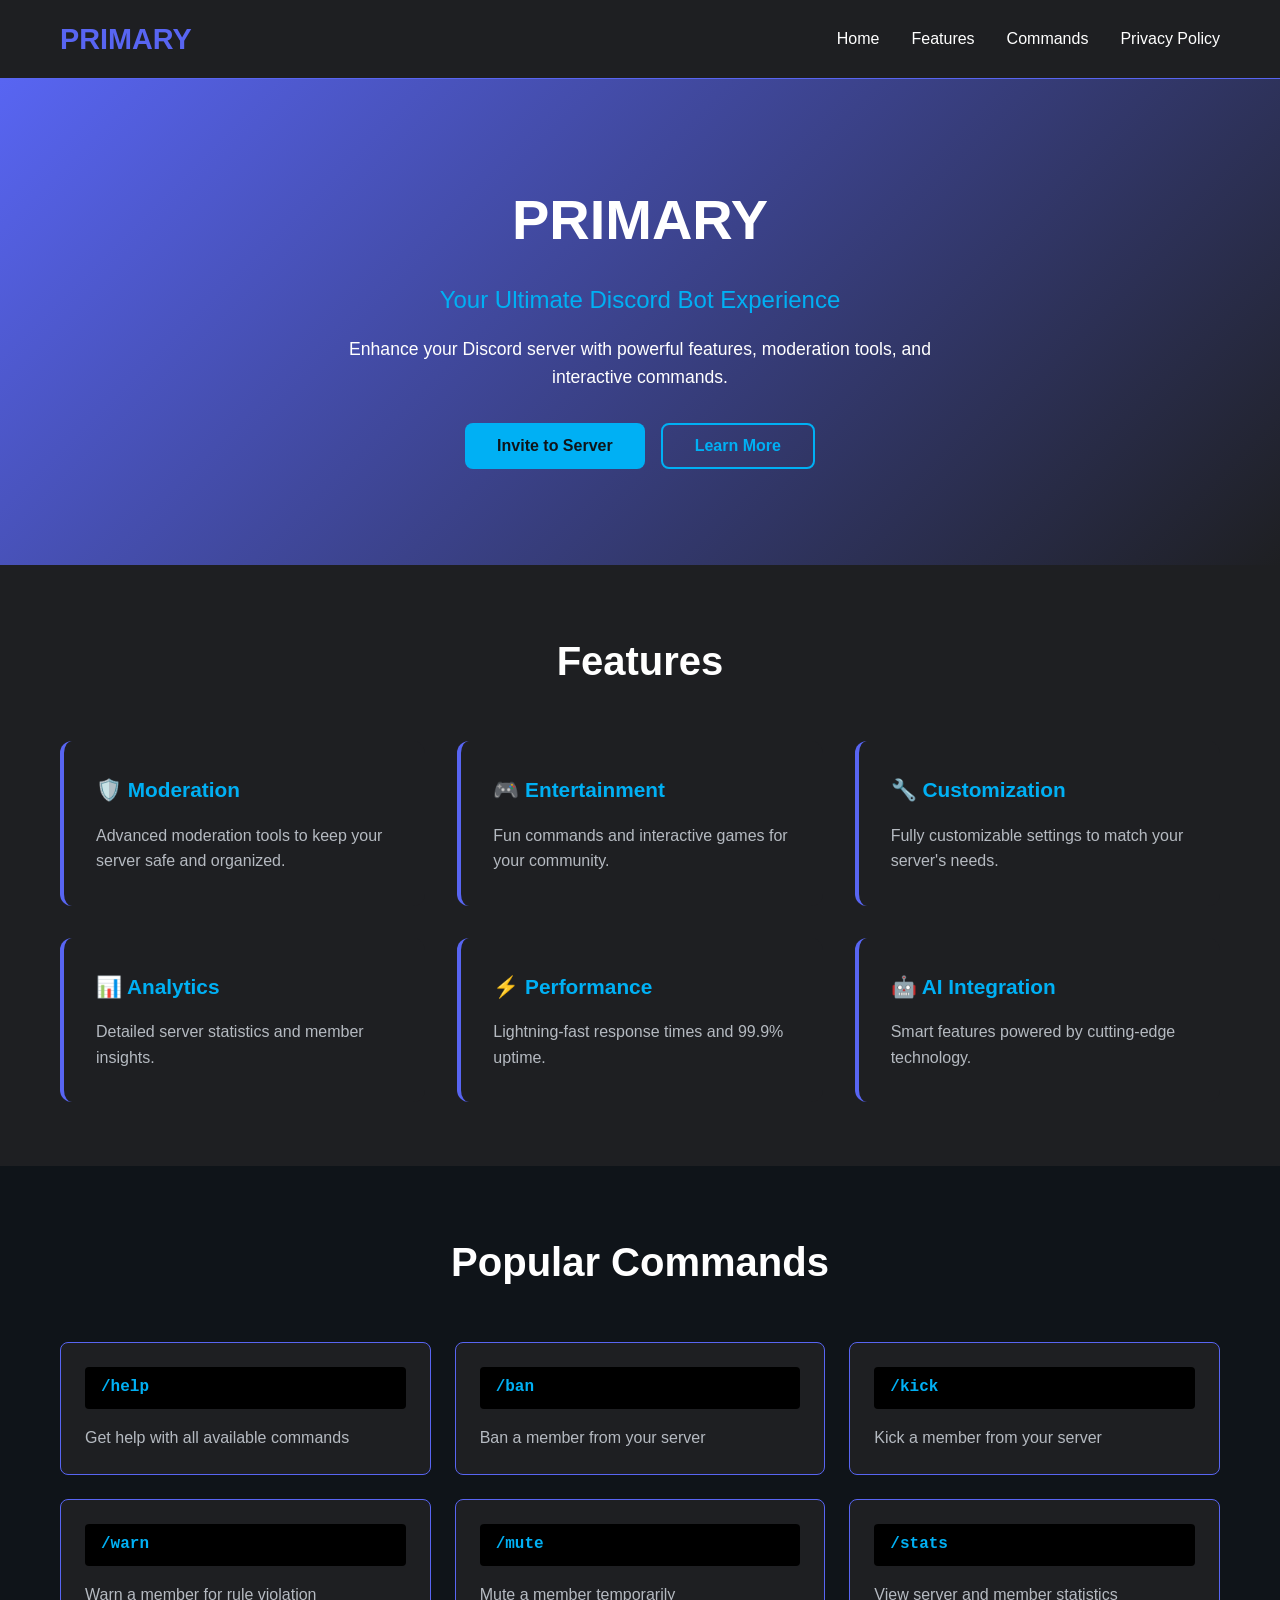
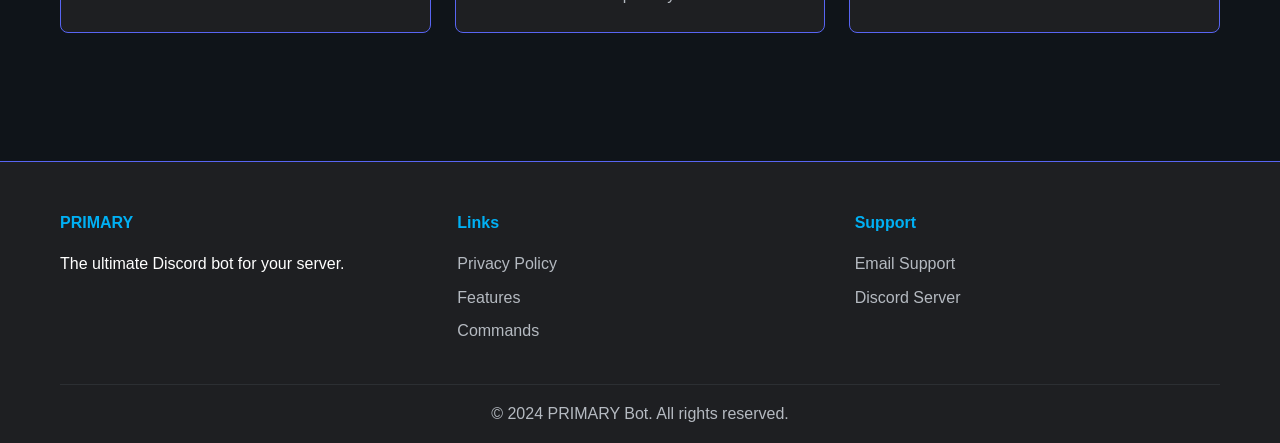
<file: index.html>
<!DOCTYPE html>
<html lang="en">
<head>
    <meta charset="UTF-8">
    <meta name="viewport" content="width=device-width, initial-scale=1.0">
    <title>PRIMARY - Discord Bot</title>
    <link rel="stylesheet" href="styles.css">
</head>
<body>
    <nav class="navbar">
        <div class="container">
            <div class="logo">PRIMARY</div>
            <ul class="nav-links">
                <li><a href="#home">Home</a></li>
                <li><a href="#features">Features</a></li>
                <li><a href="#commands">Commands</a></li>
                <li><a href="privacy-policy.html">Privacy Policy</a></li>
            </ul>
        </div>
    </nav>

    <header id="home" class="hero">
        <div class="container">
            <h1>PRIMARY</h1>
            <p class="subtitle">Your Ultimate Discord Bot Experience</p>
            <p class="description">Enhance your Discord server with powerful features, moderation tools, and interactive commands.</p>
            <div class="cta-buttons">
                <button class="btn btn-primary" onclick="location.href='https://discord.com/oauth2/authorize?client_id=YOUR_BOT_ID&scope=bot%20applications.commands&permissions=8'">Invite to Server</button>
                <button class="btn btn-secondary" onclick="location.href='#features'">Learn More</button>
            </div>
        </div>
    </header>

    <section id="features" class="features">
        <div class="container">
            <h2>Features</h2>
            <div class="features-grid">
                <div class="feature-card">
                    <h3>🛡️ Moderation</h3>
                    <p>Advanced moderation tools to keep your server safe and organized.</p>
                </div>
                <div class="feature-card">
                    <h3>🎮 Entertainment</h3>
                    <p>Fun commands and interactive games for your community.</p>
                </div>
                <div class="feature-card">
                    <h3>🔧 Customization</h3>
                    <p>Fully customizable settings to match your server's needs.</p>
                </div>
                <div class="feature-card">
                    <h3>📊 Analytics</h3>
                    <p>Detailed server statistics and member insights.</p>
                </div>
                <div class="feature-card">
                    <h3>⚡ Performance</h3>
                    <p>Lightning-fast response times and 99.9% uptime.</p>
                </div>
                <div class="feature-card">
                    <h3>🤖 AI Integration</h3>
                    <p>Smart features powered by cutting-edge technology.</p>
                </div>
            </div>
        </div>
    </section>

    <section id="commands" class="commands">
        <div class="container">
            <h2>Popular Commands</h2>
            <div class="commands-grid">
                <div class="command-item">
                    <code>/help</code>
                    <p>Get help with all available commands</p>
                </div>
                <div class="command-item">
                    <code>/ban</code>
                    <p>Ban a member from your server</p>
                </div>
                <div class="command-item">
                    <code>/kick</code>
                    <p>Kick a member from your server</p>
                </div>
                <div class="command-item">
                    <code>/warn</code>
                    <p>Warn a member for rule violation</p>
                </div>
                <div class="command-item">
                    <code>/mute</code>
                    <p>Mute a member temporarily</p>
                </div>
                <div class="command-item">
                    <code>/stats</code>
                    <p>View server and member statistics</p>
                </div>
            </div>
        </div>
    </section>

    <footer class="footer">
        <div class="container">
            <div class="footer-content">
                <div class="footer-section">
                    <h4>PRIMARY</h4>
                    <p>The ultimate Discord bot for your server.</p>
                </div>
                <div class="footer-section">
                    <h4>Links</h4>
                    <ul>
                        <li><a href="privacy-policy.html">Privacy Policy</a></li>
                        <li><a href="#features">Features</a></li>
                        <li><a href="#commands">Commands</a></li>
                    </ul>
                </div>
                <div class="footer-section">
                    <h4>Support</h4>
                    <ul>
                        <li><a href="mailto:support@primary-bot.com">Email Support</a></li>
                        <li><a href="https://discord.gg/YOUR_SERVER">Discord Server</a></li>
                    </ul>
                </div>
            </div>
            <div class="footer-bottom">
                <p>&copy; 2024 PRIMARY Bot. All rights reserved.</p>
            </div>
        </div>
    </footer>
</body>
</html>
</file>
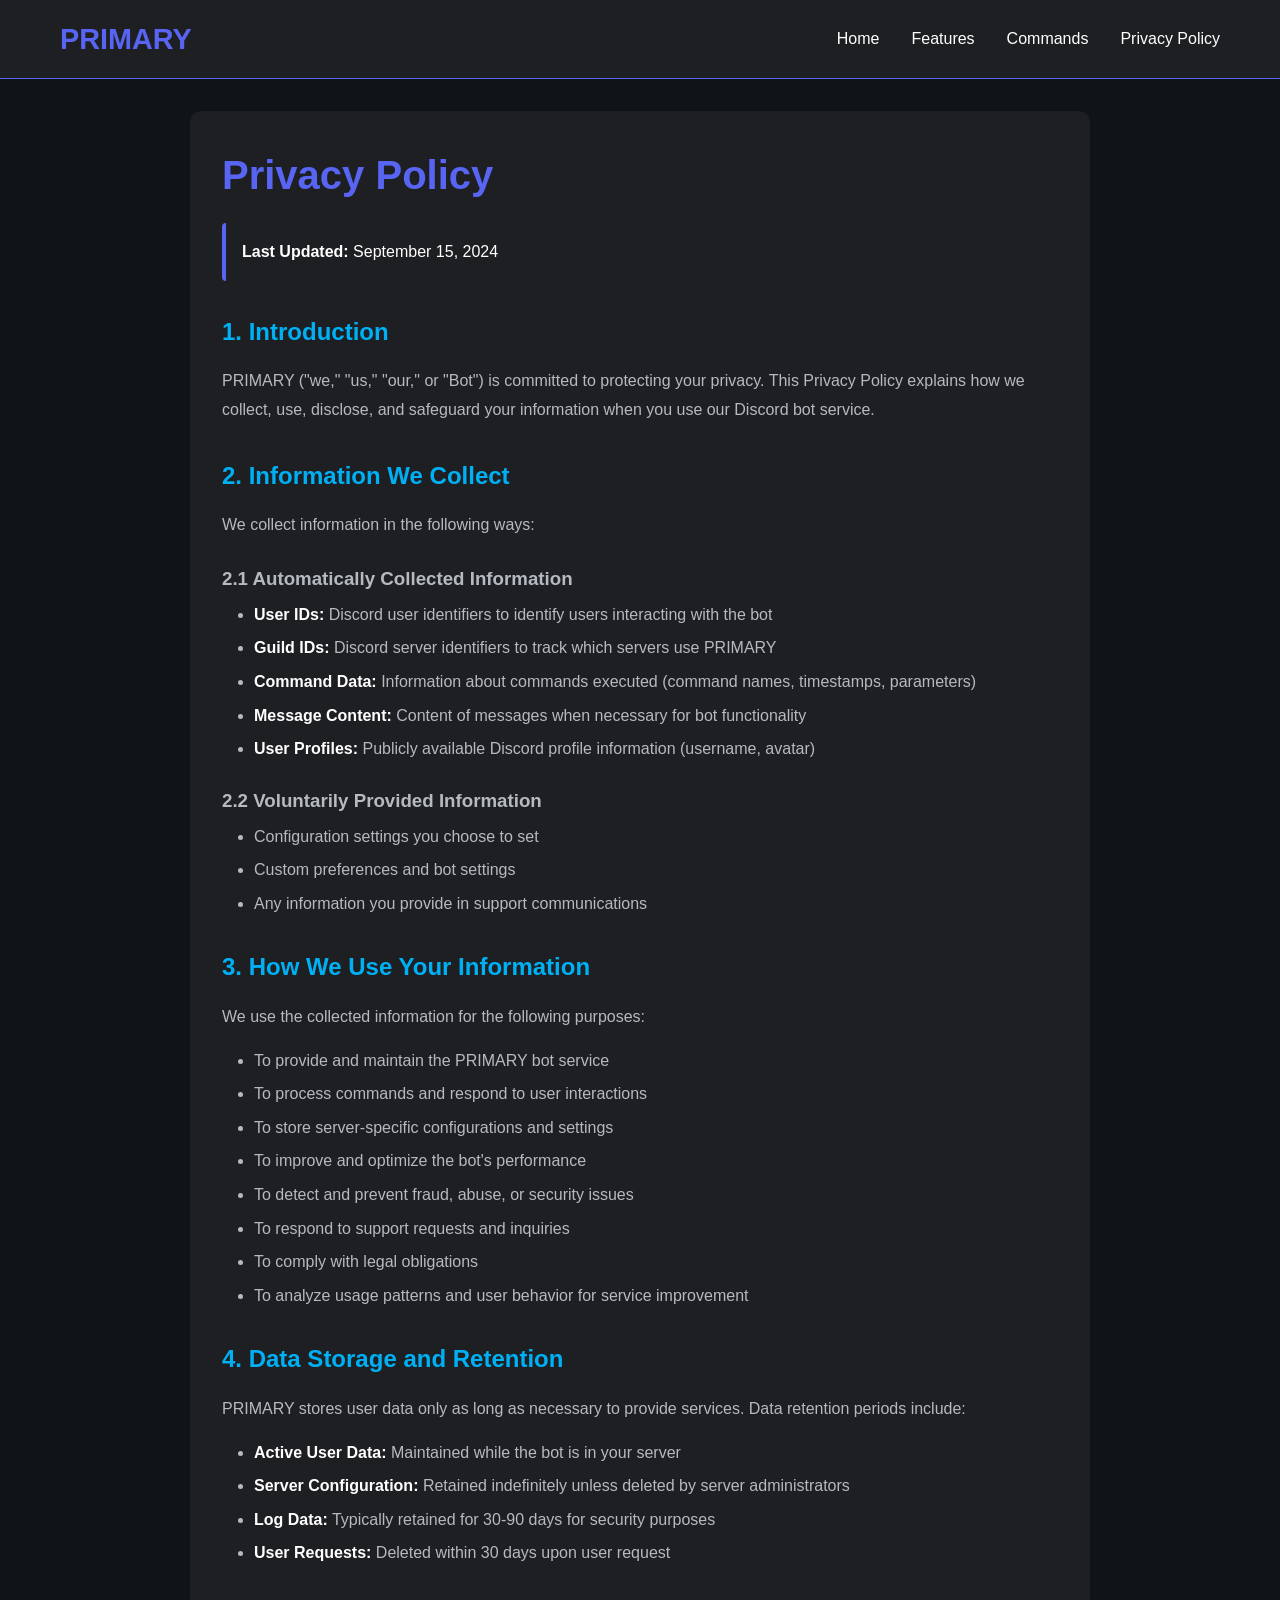
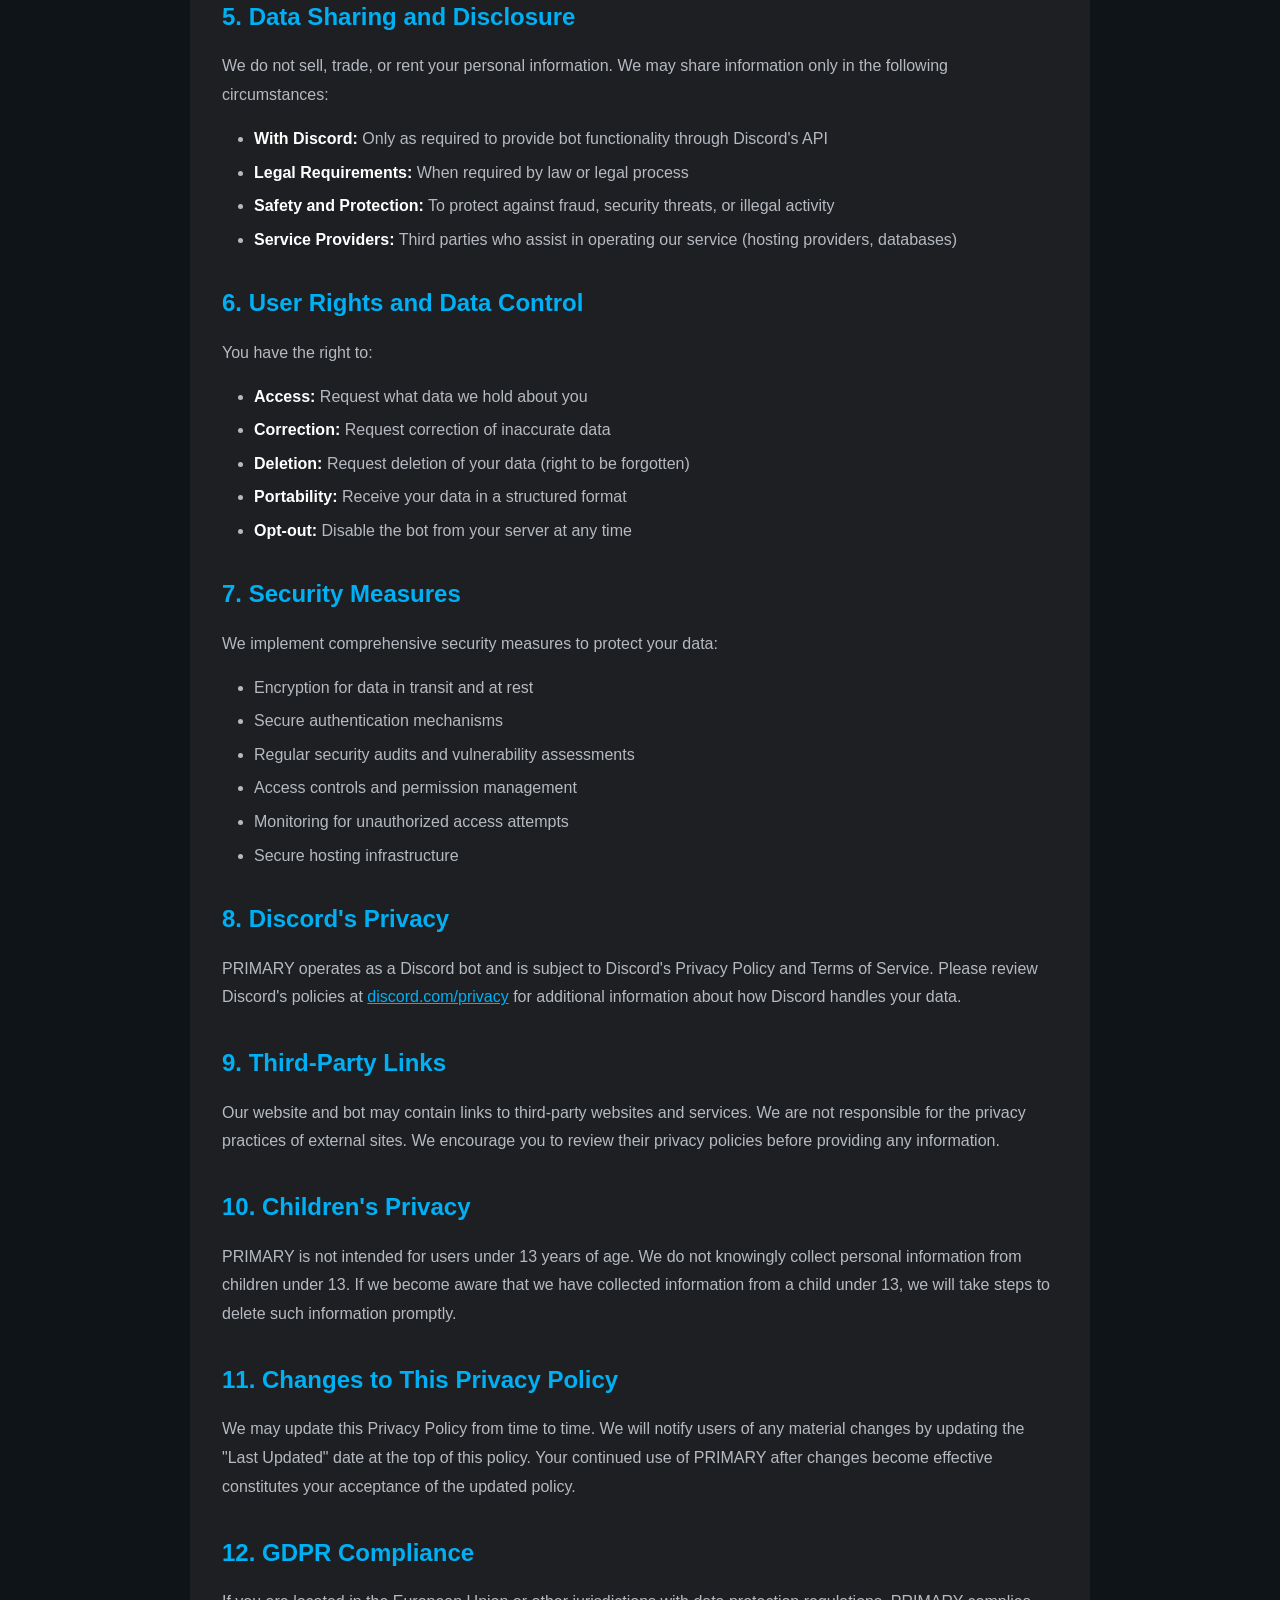
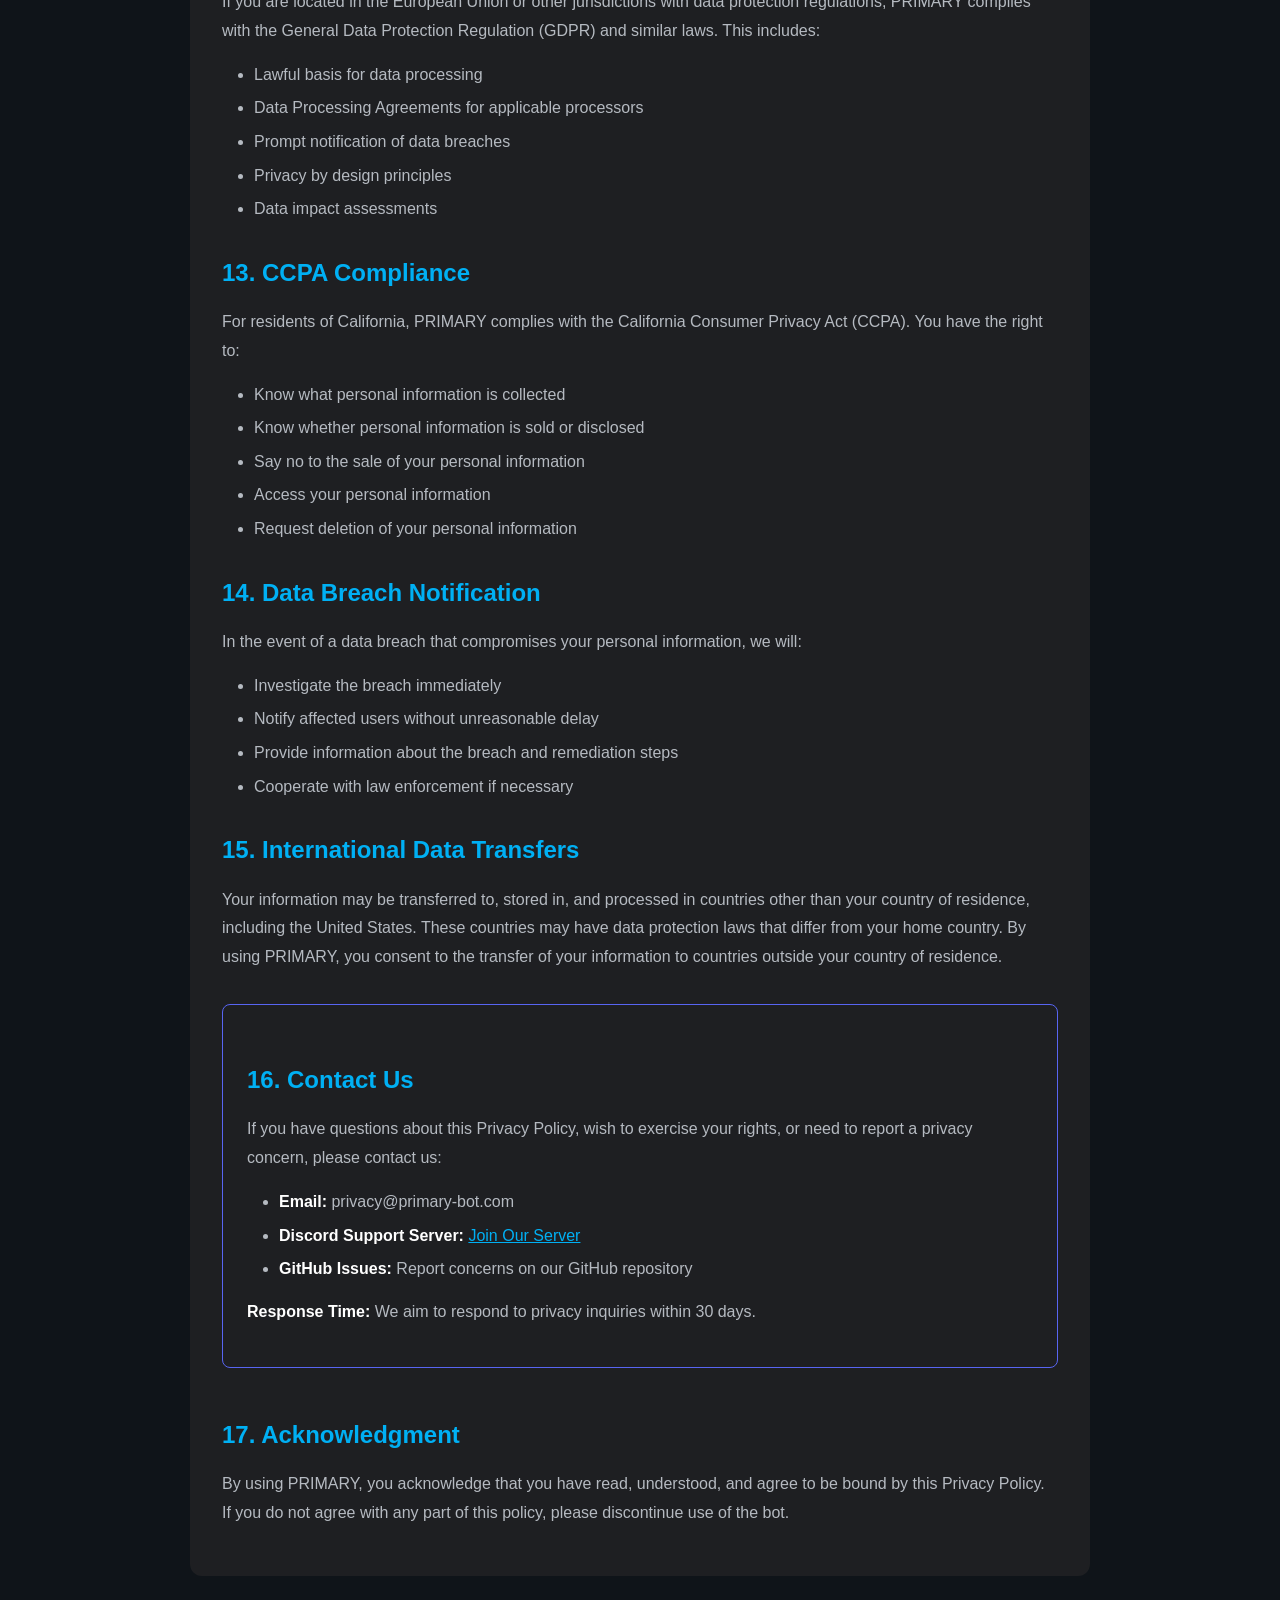
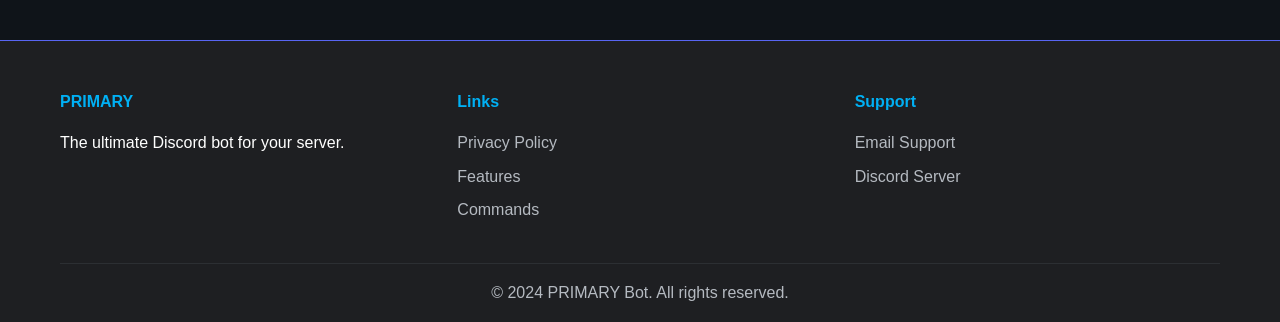
<file: privacy-policy.html>
<!DOCTYPE html>
<html lang="en">
<head>
    <meta charset="UTF-8">
    <meta name="viewport" content="width=device-width, initial-scale=1.0">
    <title>Privacy Policy - PRIMARY Discord Bot</title>
    <link rel="stylesheet" href="styles.css">
    <style>
        .policy-container {
            max-width: 900px;
            margin: 0 auto;
            padding: 2rem;
            background-color: var(--card-bg);
            border-radius: 12px;
            margin-top: 2rem;
            margin-bottom: 2rem;
        }

        .policy-container h1 {
            color: var(--primary-color);
            margin-bottom: 1rem;
            font-size: 2.5rem;
        }

        .policy-container h2 {
            color: var(--accent-color);
            margin-top: 2rem;
            margin-bottom: 1rem;
            font-size: 1.5rem;
        }

        .policy-container h3 {
            color: #B5BAC1;
            margin-top: 1.5rem;
            margin-bottom: 0.5rem;
        }

        .policy-container p {
            color: #B5BAC1;
            margin-bottom: 1rem;
            line-height: 1.8;
        }

        .policy-container ul, .policy-container ol {
            color: #B5BAC1;
            margin-left: 2rem;
            margin-bottom: 1rem;
        }

        .policy-container li {
            margin-bottom: 0.5rem;
        }

        .policy-container strong {
            color: var(--text-color);
        }

        .last-updated {
            background-color: var(--secondary-color);
            padding: 1rem;
            border-left: 4px solid var(--primary-color);
            margin-bottom: 2rem;
            border-radius: 4px;
        }

        .contact-section {
            background-color: var(--secondary-color);
            padding: 1.5rem;
            border-radius: 8px;
            margin-top: 2rem;
            border: 1px solid var(--primary-color);
        }
    </style>
</head>
<body>
    <nav class="navbar">
        <div class="container">
            <div class="logo">PRIMARY</div>
            <ul class="nav-links">
                <li><a href="index.html">Home</a></li>
                <li><a href="index.html#features">Features</a></li>
                <li><a href="index.html#commands">Commands</a></li>
                <li><a href="privacy-policy.html">Privacy Policy</a></li>
            </ul>
        </div>
    </nav>

    <div class="container">
        <div class="policy-container">
            <h1>Privacy Policy</h1>
            <div class="last-updated">
                <strong>Last Updated:</strong> September 15, 2024
            </div>

            <h2>1. Introduction</h2>
            <p>
                PRIMARY ("we," "us," "our," or "Bot") is committed to protecting your privacy. This Privacy Policy explains how we collect, use, disclose, and safeguard your information when you use our Discord bot service.
            </p>

            <h2>2. Information We Collect</h2>
            <p>We collect information in the following ways:</p>
            
            <h3>2.1 Automatically Collected Information</h3>
            <ul>
                <li><strong>User IDs:</strong> Discord user identifiers to identify users interacting with the bot</li>
                <li><strong>Guild IDs:</strong> Discord server identifiers to track which servers use PRIMARY</li>
                <li><strong>Command Data:</strong> Information about commands executed (command names, timestamps, parameters)</li>
                <li><strong>Message Content:</strong> Content of messages when necessary for bot functionality</li>
                <li><strong>User Profiles:</strong> Publicly available Discord profile information (username, avatar)</li>
            </ul>

            <h3>2.2 Voluntarily Provided Information</h3>
            <ul>
                <li>Configuration settings you choose to set</li>
                <li>Custom preferences and bot settings</li>
                <li>Any information you provide in support communications</li>
            </ul>

            <h2>3. How We Use Your Information</h2>
            <p>We use the collected information for the following purposes:</p>
            <ul>
                <li>To provide and maintain the PRIMARY bot service</li>
                <li>To process commands and respond to user interactions</li>
                <li>To store server-specific configurations and settings</li>
                <li>To improve and optimize the bot's performance</li>
                <li>To detect and prevent fraud, abuse, or security issues</li>
                <li>To respond to support requests and inquiries</li>
                <li>To comply with legal obligations</li>
                <li>To analyze usage patterns and user behavior for service improvement</li>
            </ul>

            <h2>4. Data Storage and Retention</h2>
            <p>
                PRIMARY stores user data only as long as necessary to provide services. Data retention periods include:
            </p>
            <ul>
                <li><strong>Active User Data:</strong> Maintained while the bot is in your server</li>
                <li><strong>Server Configuration:</strong> Retained indefinitely unless deleted by server administrators</li>
                <li><strong>Log Data:</strong> Typically retained for 30-90 days for security purposes</li>
                <li><strong>User Requests:</strong> Deleted within 30 days upon user request</li>
            </ul>

            <h2>5. Data Sharing and Disclosure</h2>
            <p>We do not sell, trade, or rent your personal information. We may share information only in the following circumstances:</p>
            <ul>
                <li><strong>With Discord:</strong> Only as required to provide bot functionality through Discord's API</li>
                <li><strong>Legal Requirements:</strong> When required by law or legal process</li>
                <li><strong>Safety and Protection:</strong> To protect against fraud, security threats, or illegal activity</li>
                <li><strong>Service Providers:</strong> Third parties who assist in operating our service (hosting providers, databases)</li>
            </ul>

            <h2>6. User Rights and Data Control</h2>
            <p>You have the right to:</p>
            <ul>
                <li><strong>Access:</strong> Request what data we hold about you</li>
                <li><strong>Correction:</strong> Request correction of inaccurate data</li>
                <li><strong>Deletion:</strong> Request deletion of your data (right to be forgotten)</li>
                <li><strong>Portability:</strong> Receive your data in a structured format</li>
                <li><strong>Opt-out:</strong> Disable the bot from your server at any time</li>
            </ul>

            <h2>7. Security Measures</h2>
            <p>
                We implement comprehensive security measures to protect your data:
            </p>
            <ul>
                <li>Encryption for data in transit and at rest</li>
                <li>Secure authentication mechanisms</li>
                <li>Regular security audits and vulnerability assessments</li>
                <li>Access controls and permission management</li>
                <li>Monitoring for unauthorized access attempts</li>
                <li>Secure hosting infrastructure</li>
            </ul>

            <h2>8. Discord's Privacy</h2>
            <p>
                PRIMARY operates as a Discord bot and is subject to Discord's Privacy Policy and Terms of Service. Please review Discord's policies at <a href="https://discord.com/privacy" target="_blank" style="color: var(--accent-color);">discord.com/privacy</a> for additional information about how Discord handles your data.
            </p>

            <h2>9. Third-Party Links</h2>
            <p>
                Our website and bot may contain links to third-party websites and services. We are not responsible for the privacy practices of external sites. We encourage you to review their privacy policies before providing any information.
            </p>

            <h2>10. Children's Privacy</h2>
            <p>
                PRIMARY is not intended for users under 13 years of age. We do not knowingly collect personal information from children under 13. If we become aware that we have collected information from a child under 13, we will take steps to delete such information promptly.
            </p>

            <h2>11. Changes to This Privacy Policy</h2>
            <p>
                We may update this Privacy Policy from time to time. We will notify users of any material changes by updating the "Last Updated" date at the top of this policy. Your continued use of PRIMARY after changes become effective constitutes your acceptance of the updated policy.
            </p>

            <h2>12. GDPR Compliance</h2>
            <p>
                If you are located in the European Union or other jurisdictions with data protection regulations, PRIMARY complies with the General Data Protection Regulation (GDPR) and similar laws. This includes:
            </p>
            <ul>
                <li>Lawful basis for data processing</li>
                <li>Data Processing Agreements for applicable processors</li>
                <li>Prompt notification of data breaches</li>
                <li>Privacy by design principles</li>
                <li>Data impact assessments</li>
            </ul>

            <h2>13. CCPA Compliance</h2>
            <p>
                For residents of California, PRIMARY complies with the California Consumer Privacy Act (CCPA). You have the right to:
            </p>
            <ul>
                <li>Know what personal information is collected</li>
                <li>Know whether personal information is sold or disclosed</li>
                <li>Say no to the sale of your personal information</li>
                <li>Access your personal information</li>
                <li>Request deletion of your personal information</li>
            </ul>

            <h2>14. Data Breach Notification</h2>
            <p>
                In the event of a data breach that compromises your personal information, we will:
            </p>
            <ul>
                <li>Investigate the breach immediately</li>
                <li>Notify affected users without unreasonable delay</li>
                <li>Provide information about the breach and remediation steps</li>
                <li>Cooperate with law enforcement if necessary</li>
            </ul>

            <h2>15. International Data Transfers</h2>
            <p>
                Your information may be transferred to, stored in, and processed in countries other than your country of residence, including the United States. These countries may have data protection laws that differ from your home country. By using PRIMARY, you consent to the transfer of your information to countries outside your country of residence.
            </p>

            <div class="contact-section">
                <h2>16. Contact Us</h2>
                <p>
                    If you have questions about this Privacy Policy, wish to exercise your rights, or need to report a privacy concern, please contact us:
                </p>
                <ul>
                    <li><strong>Email:</strong> privacy@primary-bot.com</li>
                    <li><strong>Discord Support Server:</strong> <a href="https://discord.gg/YOUR_SERVER" target="_blank" style="color: var(--accent-color);">Join Our Server</a></li>
                    <li><strong>GitHub Issues:</strong> Report concerns on our GitHub repository</li>
                </ul>
                <p style="margin-top: 1rem;">
                    <strong>Response Time:</strong> We aim to respond to privacy inquiries within 30 days.
                </p>
            </div>

            <h2 style="margin-top: 3rem;">17. Acknowledgment</h2>
            <p>
                By using PRIMARY, you acknowledge that you have read, understood, and agree to be bound by this Privacy Policy. If you do not agree with any part of this policy, please discontinue use of the bot.
            </p>
        </div>
    </div>

    <footer class="footer">
        <div class="container">
            <div class="footer-content">
                <div class="footer-section">
                    <h4>PRIMARY</h4>
                    <p>The ultimate Discord bot for your server.</p>
                </div>
                <div class="footer-section">
                    <h4>Links</h4>
                    <ul>
                        <li><a href="privacy-policy.html">Privacy Policy</a></li>
                        <li><a href="index.html#features">Features</a></li>
                        <li><a href="index.html#commands">Commands</a></li>
                    </ul>
                </div>
                <div class="footer-section">
                    <h4>Support</h4>
                    <ul>
                        <li><a href="mailto:support@primary-bot.com">Email Support</a></li>
                        <li><a href="https://discord.gg/YOUR_SERVER">Discord Server</a></li>
                    </ul>
                </div>
            </div>
            <div class="footer-bottom">
                <p>&copy; 2024 PRIMARY Bot. All rights reserved.</p>
            </div>
        </div>
    </footer>
</body>
</html>
</file>
<file: styles.css>
* {
    margin: 0;
    padding: 0;
    box-sizing: border-box;
}

:root {
    --primary-color: #5865F2;
    --secondary-color: #1E1F22;
    --accent-color: #00B0F4;
    --text-color: #FFFFFF;
    --bg-color: #0F1419;
    --card-bg: #1E1F22;
}

body {
    font-family: 'Segoe UI', Tahoma, Geneva, Verdana, sans-serif;
    background-color: var(--bg-color);
    color: var(--text-color);
    line-height: 1.6;
}

.container {
    max-width: 1200px;
    margin: 0 auto;
    padding: 0 20px;
}

/* Navbar */
.navbar {
    background-color: var(--secondary-color);
    padding: 1rem 0;
    position: sticky;
    top: 0;
    z-index: 1000;
    border-bottom: 1px solid var(--primary-color);
}

.navbar .container {
    display: flex;
    justify-content: space-between;
    align-items: center;
}

.logo {
    font-size: 1.8rem;
    font-weight: bold;
    color: var(--primary-color);
}

.nav-links {
    display: flex;
    list-style: none;
    gap: 2rem;
}

.nav-links a {
    color: var(--text-color);
    text-decoration: none;
    transition: color 0.3s ease;
}

.nav-links a:hover {
    color: var(--accent-color);
}

/* Hero Section */
.hero {
    background: linear-gradient(135deg, var(--primary-color) 0%, var(--secondary-color) 100%);
    padding: 6rem 0;
    text-align: center;
}

.hero h1 {
    font-size: 3.5rem;
    margin-bottom: 1rem;
    animation: fadeInDown 0.8s ease;
}

.hero .subtitle {
    font-size: 1.5rem;
    margin-bottom: 1rem;
    color: var(--accent-color);
}

.hero .description {
    font-size: 1.1rem;
    margin-bottom: 2rem;
    max-width: 600px;
    margin-left: auto;
    margin-right: auto;
}

.cta-buttons {
    display: flex;
    gap: 1rem;
    justify-content: center;
    flex-wrap: wrap;
}

.btn {
    padding: 0.75rem 2rem;
    font-size: 1rem;
    border: none;
    border-radius: 8px;
    cursor: pointer;
    transition: all 0.3s ease;
    font-weight: 600;
}

.btn-primary {
    background-color: var(--accent-color);
    color: var(--bg-color);
}

.btn-primary:hover {
    background-color: #00a0e4;
    transform: translateY(-2px);
    box-shadow: 0 5px 15px rgba(0, 176, 244, 0.4);
}

.btn-secondary {
    background-color: transparent;
    border: 2px solid var(--accent-color);
    color: var(--accent-color);
}

.btn-secondary:hover {
    background-color: var(--accent-color);
    color: var(--bg-color);
}

/* Features Section */
.features {
    padding: 4rem 0;
    background-color: var(--secondary-color);
}

.features h2 {
    text-align: center;
    font-size: 2.5rem;
    margin-bottom: 3rem;
}

.features-grid {
    display: grid;
    grid-template-columns: repeat(auto-fit, minmax(300px, 1fr));
    gap: 2rem;
}

.feature-card {
    background-color: var(--card-bg);
    padding: 2rem;
    border-radius: 12px;
    border-left: 4px solid var(--primary-color);
    transition: all 0.3s ease;
}

.feature-card:hover {
    transform: translateY(-5px);
    box-shadow: 0 10px 25px rgba(88, 101, 242, 0.2);
}

.feature-card h3 {
    font-size: 1.3rem;
    margin-bottom: 1rem;
    color: var(--accent-color);
}

.feature-card p {
    color: #B5BAC1;
}

/* Commands Section */
.commands {
    padding: 4rem 0;
}

.commands h2 {
    text-align: center;
    font-size: 2.5rem;
    margin-bottom: 3rem;
}

.commands-grid {
    display: grid;
    grid-template-columns: repeat(auto-fit, minmax(280px, 1fr));
    gap: 1.5rem;
}

.command-item {
    background-color: var(--card-bg);
    padding: 1.5rem;
    border-radius: 8px;
    border: 1px solid var(--primary-color);
}

.command-item code {
    display: block;
    background-color: #000000;
    color: var(--accent-color);
    padding: 0.5rem 1rem;
    border-radius: 4px;
    margin-bottom: 1rem;
    font-family: 'Courier New', monospace;
    font-weight: bold;
}

.command-item p {
    color: #B5BAC1;
}

/* Footer */
.footer {
    background-color: var(--secondary-color);
    border-top: 1px solid var(--primary-color);
    padding: 3rem 0 1rem;
    margin-top: 4rem;
}

.footer-content {
    display: grid;
    grid-template-columns: repeat(auto-fit, minmax(250px, 1fr));
    gap: 2rem;
    margin-bottom: 2rem;
}

.footer-section h4 {
    color: var(--accent-color);
    margin-bottom: 1rem;
}

.footer-section ul {
    list-style: none;
}

.footer-section ul li {
    margin-bottom: 0.5rem;
}

.footer-section a {
    color: #B5BAC1;
    text-decoration: none;
    transition: color 0.3s ease;
}

.footer-section a:hover {
    color: var(--accent-color);
}

.footer-bottom {
    text-align: center;
    padding-top: 1rem;
    border-top: 1px solid #2C2F33;
    color: #B5BAC1;
}

/* Animations */
@keyframes fadeInDown {
    from {
        opacity: 0;
        transform: translateY(-20px);
    }
    to {
        opacity: 1;
        transform: translateY(0);
    }
}

/* Responsive Design */
@media (max-width: 768px) {
    .hero h1 {
        font-size: 2rem;
    }

    .hero .subtitle {
        font-size: 1.2rem;
    }

    .nav-links {
        gap: 1rem;
        font-size: 0.9rem;
    }

    .features h2, .commands h2 {
        font-size: 2rem;
    }

    .cta-buttons {
        flex-direction: column;
        align-items: center;
    }

    .btn {
        width: 100%;
        max-width: 300px;
    }
}
</file>
